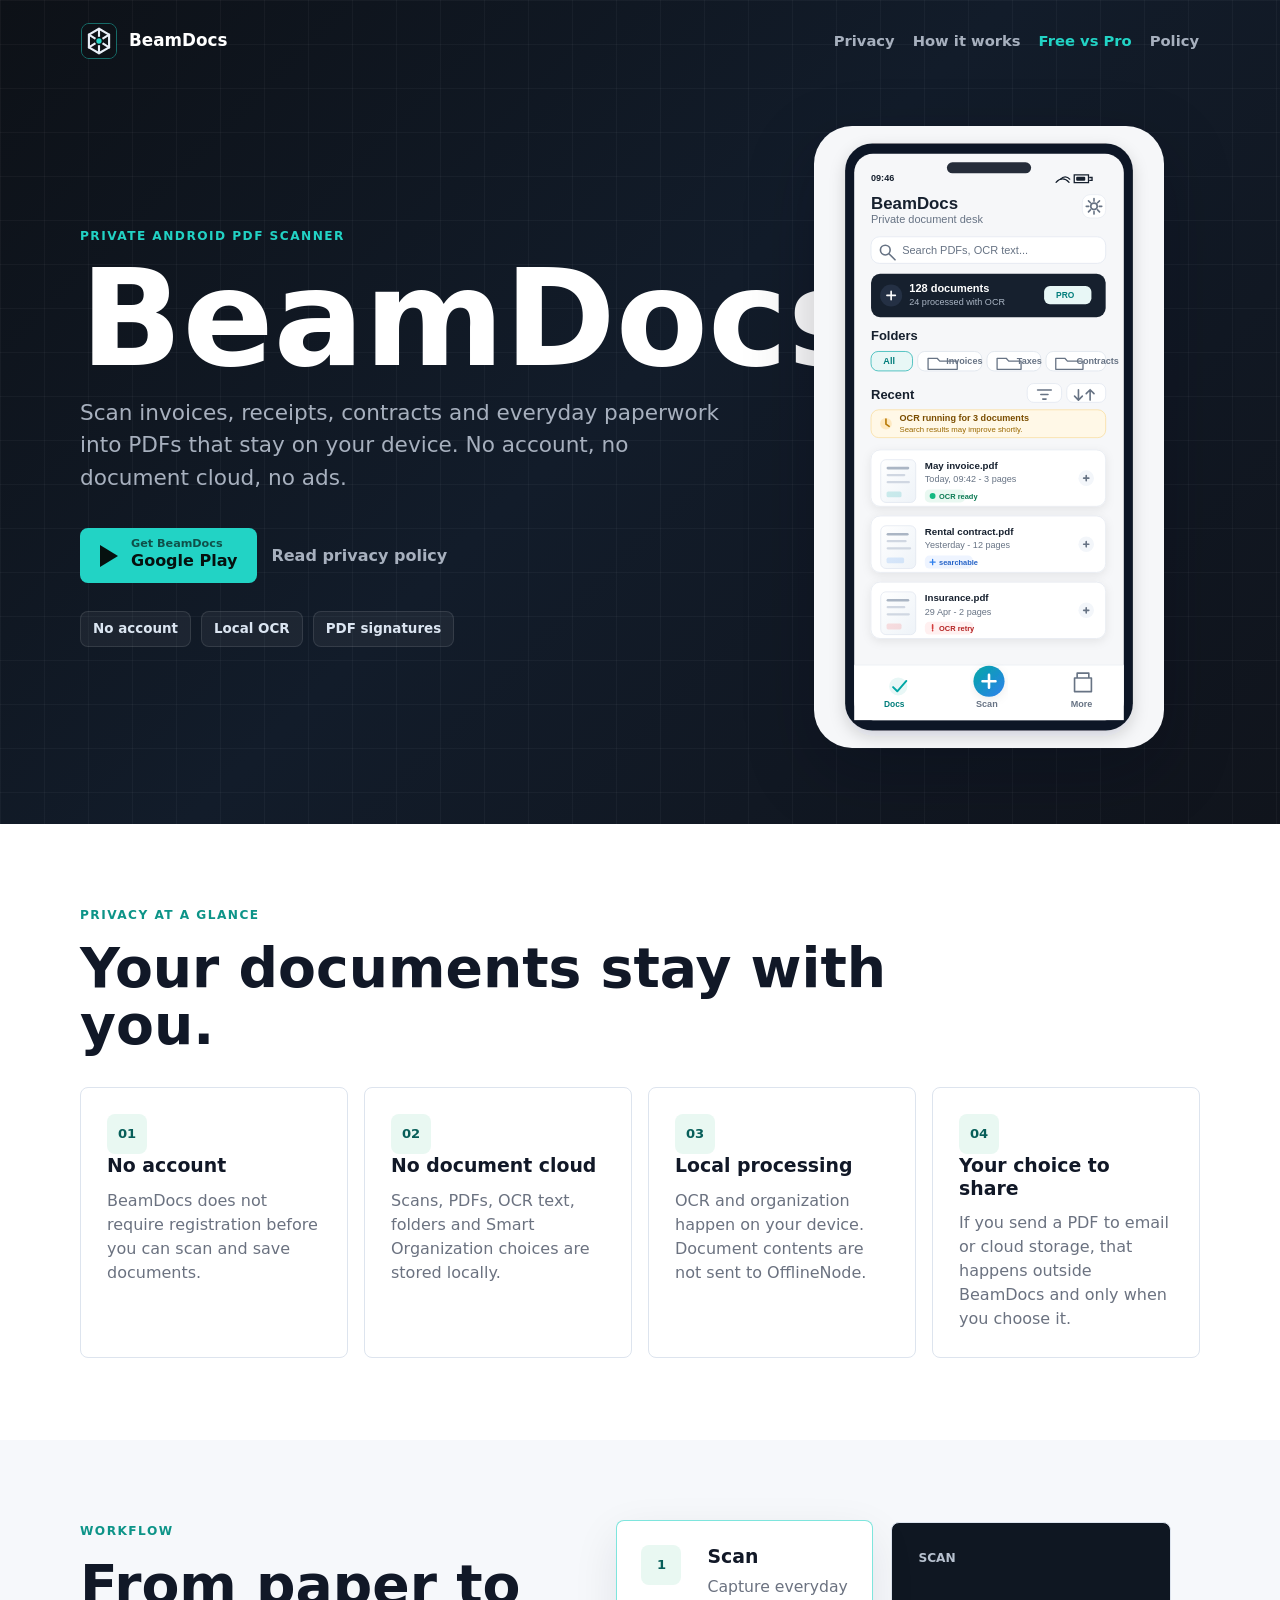
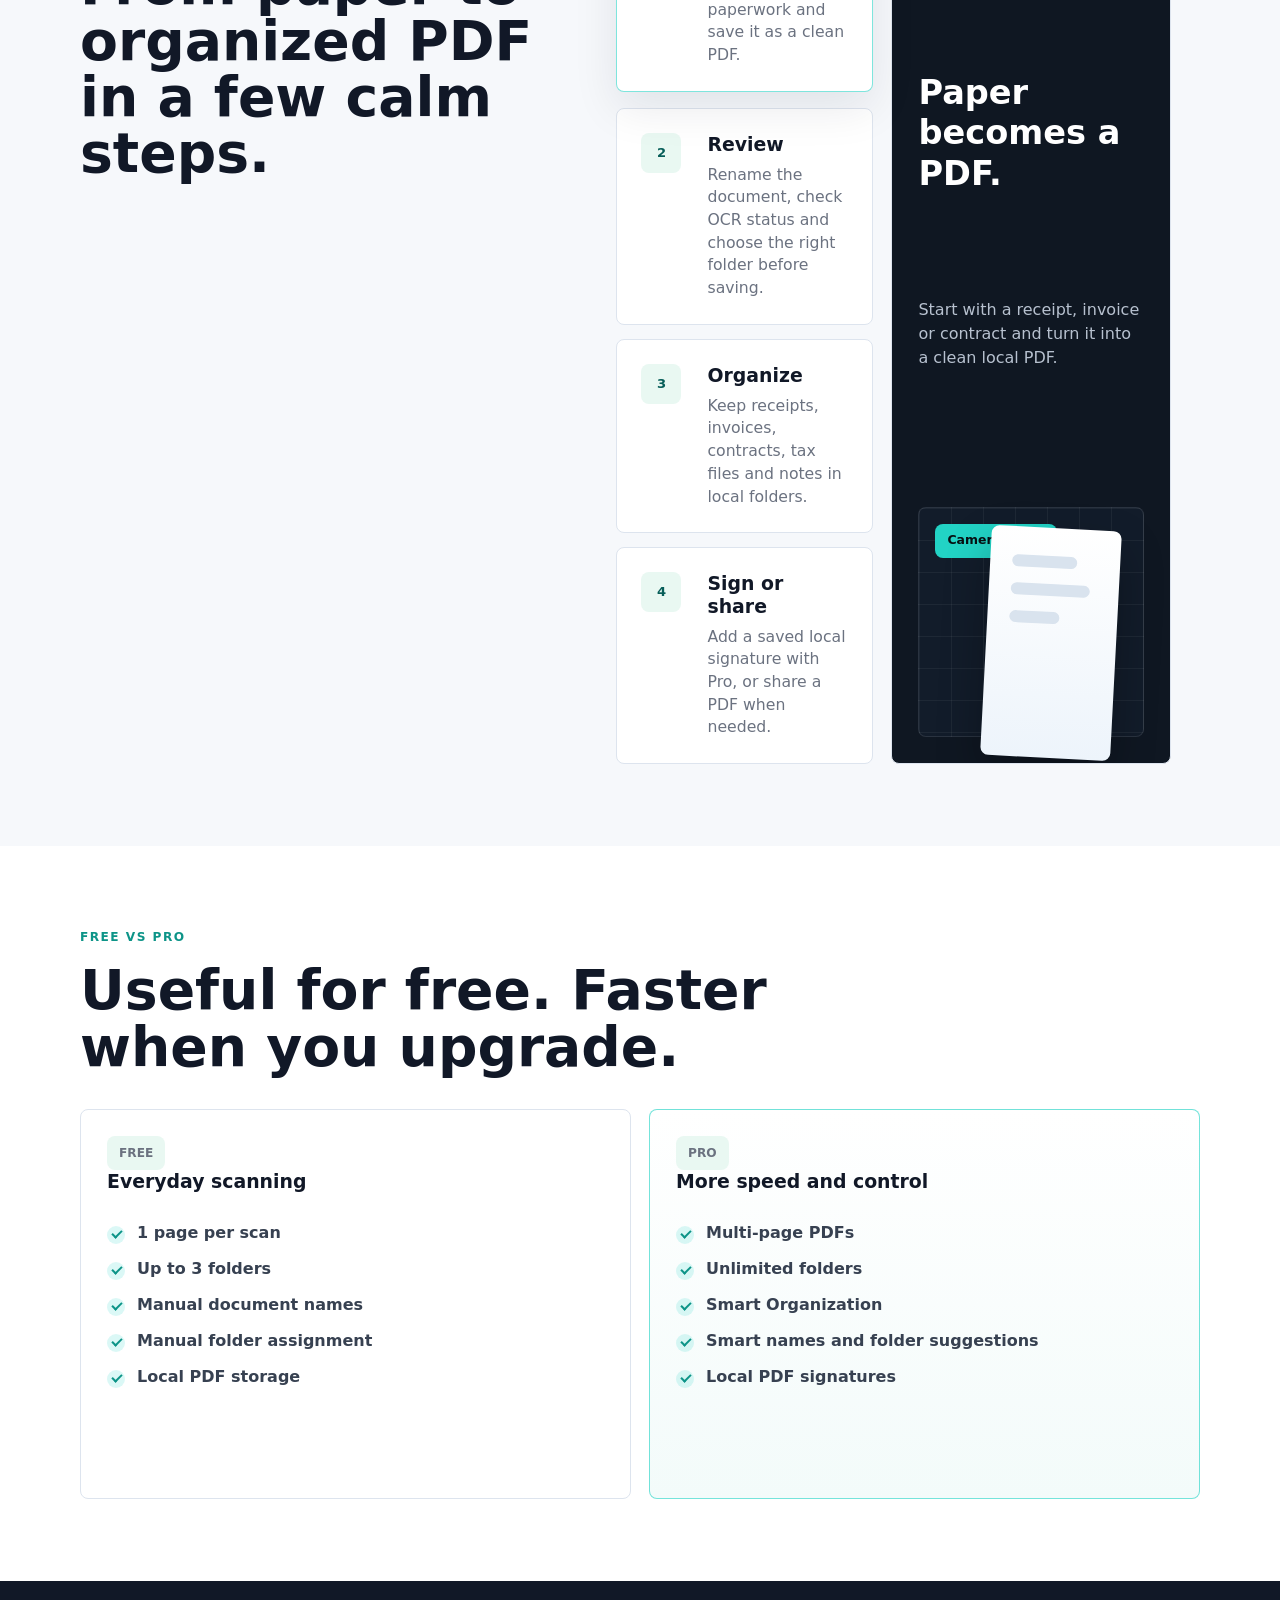
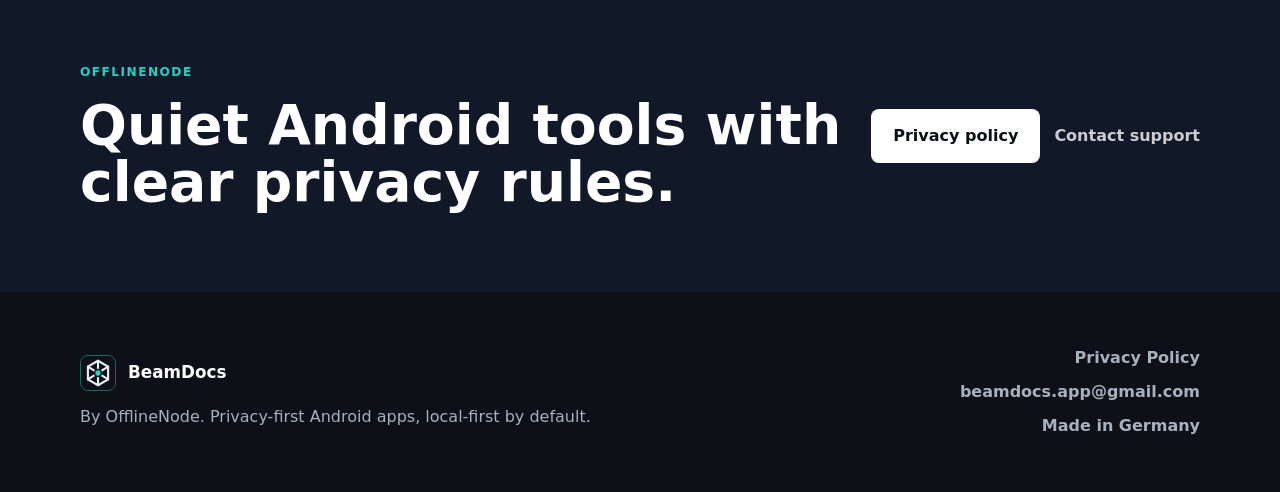
<file: index.html>
<!doctype html>
<html lang="en">
  <head>
    <meta charset="utf-8">
    <meta name="viewport" content="width=device-width, initial-scale=1">
    <title>BeamDocs - Private Android PDF scanner</title>
    <meta
      name="description"
      content="BeamDocs is a private Android PDF scanner for everyday documents. Scan, OCR, organize and sign PDFs locally on your device."
    >
    <meta
      name="keywords"
      content="BeamDocs, Android PDF scanner, private document scanner, offline PDF scanner, local OCR, no cloud scanner, OfflineNode"
    >
    <meta name="author" content="OfflineNode">
    <meta name="theme-color" content="#0D1117">
    <meta property="og:title" content="BeamDocs - Private Android PDF scanner">
    <meta
      property="og:description"
      content="Scan, OCR, organize and sign everyday documents locally on your Android device."
    >
    <meta property="og:type" content="website">
    <link rel="stylesheet" href="styles.css">
    <script src="script.js" defer></script>
  </head>
  <body>
    <header class="site-hero" id="top">
      <nav class="nav" aria-label="Primary">
        <a class="brand" href="#top" aria-label="BeamDocs home">
          <img class="brand-mark" src="assets/offlinenode-mark.svg" alt="" aria-hidden="true">
          <span>BeamDocs</span>
        </a>
        <div class="nav-links" aria-label="Page sections">
          <a href="#privacy" data-nav-section="privacy">Privacy</a>
          <a href="#workflow" data-nav-section="workflow">How it works</a>
          <a href="#pricing" data-nav-section="pricing">Free vs Pro</a>
          <a href="privacy.html">Policy</a>
        </div>
      </nav>

      <main class="hero-grid">
        <section class="hero-copy" aria-labelledby="hero-title">
          <p class="eyebrow">Private Android PDF scanner</p>
          <h1 id="hero-title">BeamDocs</h1>
          <p class="hero-subtitle">
            Scan invoices, receipts, contracts and everyday paperwork into PDFs
            that stay on your device. No account, no document cloud, no ads.
          </p>
          <div class="hero-actions">
            <a
              class="store-button"
              href="https://play.google.com/store/apps/details?id=com.rafaelpaula.beamdocs"
              aria-label="Get BeamDocs on Google Play"
            >
              <span class="play-icon" aria-hidden="true"></span>
              <span>
                <small>Get BeamDocs</small>
                Google Play
              </span>
            </a>
            <a class="text-link" href="privacy.html">Read privacy policy</a>
          </div>
          <div class="hero-signals" aria-label="BeamDocs highlights">
            <span>No account</span>
            <span>Local OCR</span>
            <span>PDF signatures</span>
          </div>
        </section>

        <div class="phone-stage" aria-label="BeamDocs app preview">
          <img
            class="phone-mockup"
            src="assets/beamdocs-app-mockup.svg"
            alt="BeamDocs app screen showing scanned documents"
          >
        </div>
      </main>
    </header>

    <section class="section privacy-glance reveal" id="privacy">
      <div class="section-inner">
        <div class="section-heading compact">
          <p class="eyebrow dark">Privacy at a glance</p>
          <h2>Your documents stay with you.</h2>
        </div>
        <div class="glance-grid">
          <article>
            <span class="feature-icon">01</span>
            <h3>No account</h3>
            <p>BeamDocs does not require registration before you can scan and save documents.</p>
          </article>
          <article>
            <span class="feature-icon">02</span>
            <h3>No document cloud</h3>
            <p>Scans, PDFs, OCR text, folders and Smart Organization choices are stored locally.</p>
          </article>
          <article>
            <span class="feature-icon">03</span>
            <h3>Local processing</h3>
            <p>OCR and organization happen on your device. Document contents are not sent to OfflineNode.</p>
          </article>
          <article>
            <span class="feature-icon">04</span>
            <h3>Your choice to share</h3>
            <p>If you send a PDF to email or cloud storage, that happens outside BeamDocs and only when you choose it.</p>
          </article>
        </div>
      </div>
    </section>

    <section class="section workflow reveal" id="workflow">
      <div class="section-inner workflow-layout interactive-workflow">
        <div class="section-heading sticky-heading">
          <p class="eyebrow dark">Workflow</p>
          <h2>From paper to organized PDF in a few calm steps.</h2>
        </div>
        <div class="workflow-console">
          <div class="step-list" role="tablist" aria-label="BeamDocs workflow">
            <button class="step-row active" type="button" role="tab" aria-selected="true" aria-controls="workflow-preview" data-step="scan">
              <span class="step-index">1</span>
              <span class="step-copy">
                <strong>Scan</strong>
                <small>Capture everyday paperwork and save it as a clean PDF.</small>
              </span>
            </button>
            <button class="step-row" type="button" role="tab" aria-selected="false" aria-controls="workflow-preview" data-step="review">
              <span class="step-index">2</span>
              <span class="step-copy">
                <strong>Review</strong>
                <small>Rename the document, check OCR status and choose the right folder before saving.</small>
              </span>
            </button>
            <button class="step-row" type="button" role="tab" aria-selected="false" aria-controls="workflow-preview" data-step="organize">
              <span class="step-index">3</span>
              <span class="step-copy">
                <strong>Organize</strong>
                <small>Keep receipts, invoices, contracts, tax files and notes in local folders.</small>
              </span>
            </button>
            <button class="step-row" type="button" role="tab" aria-selected="false" aria-controls="workflow-preview" data-step="sign">
              <span class="step-index">4</span>
              <span class="step-copy">
                <strong>Sign or share</strong>
                <small>Add a saved local signature with Pro, or share a PDF when needed.</small>
              </span>
            </button>
          </div>
          <aside class="workflow-preview" id="workflow-preview" aria-live="polite">
            <p class="preview-kicker" data-preview-kicker>Scan</p>
            <h3 data-preview-title>Paper becomes a PDF.</h3>
            <p data-preview-body>
              Start with a receipt, invoice or contract and turn it into a clean local PDF.
            </p>
            <div class="preview-frame" aria-hidden="true">
              <span data-preview-chip>Camera ready</span>
              <div class="preview-document">
                <span></span>
                <span></span>
                <span></span>
              </div>
            </div>
          </aside>
        </div>
      </div>
    </section>

    <section class="section pricing reveal" id="pricing">
      <div class="section-inner">
        <div class="section-heading compact">
          <p class="eyebrow dark">Free vs Pro</p>
          <h2>Useful for free. Faster when you upgrade.</h2>
        </div>
        <div class="pricing-grid">
          <article class="plan-card">
            <p class="plan-label">Free</p>
            <h3>Everyday scanning</h3>
            <ul class="check-list" aria-label="BeamDocs Free features">
              <li>1 page per scan</li>
              <li>Up to 3 folders</li>
              <li>Manual document names</li>
              <li>Manual folder assignment</li>
              <li>Local PDF storage</li>
            </ul>
          </article>
          <article class="plan-card highlighted">
            <p class="plan-label">Pro</p>
            <h3>More speed and control</h3>
            <ul class="check-list" aria-label="BeamDocs Pro features">
              <li>Multi-page PDFs</li>
              <li>Unlimited folders</li>
              <li>Smart Organization</li>
              <li>Smart names and folder suggestions</li>
              <li>Local PDF signatures</li>
            </ul>
          </article>
        </div>
      </div>
    </section>

    <section class="section trust-strip reveal">
      <div class="section-inner strip-grid">
        <div>
          <p class="eyebrow">OfflineNode</p>
          <h2>Quiet Android tools with clear privacy rules.</h2>
        </div>
        <div class="strip-actions">
          <a class="primary-button light" href="privacy.html">Privacy policy</a>
          <a class="text-link light" href="mailto:beamdocs.app@gmail.com">Contact support</a>
        </div>
      </div>
    </section>

    <footer class="footer" id="support">
      <div class="section-inner footer-grid">
        <div>
          <a class="brand footer-brand" href="#top" aria-label="BeamDocs home">
            <img class="brand-mark" src="assets/offlinenode-mark.svg" alt="" aria-hidden="true">
            <span>BeamDocs</span>
          </a>
          <p>By OfflineNode. Privacy-first Android apps, local-first by default.</p>
        </div>
        <div class="footer-links">
          <a href="privacy.html">Privacy Policy</a>
          <a href="mailto:beamdocs.app@gmail.com">beamdocs.app@gmail.com</a>
          <span>Made in Germany</span>
        </div>
      </div>
    </footer>
  </body>
</html>
</file>
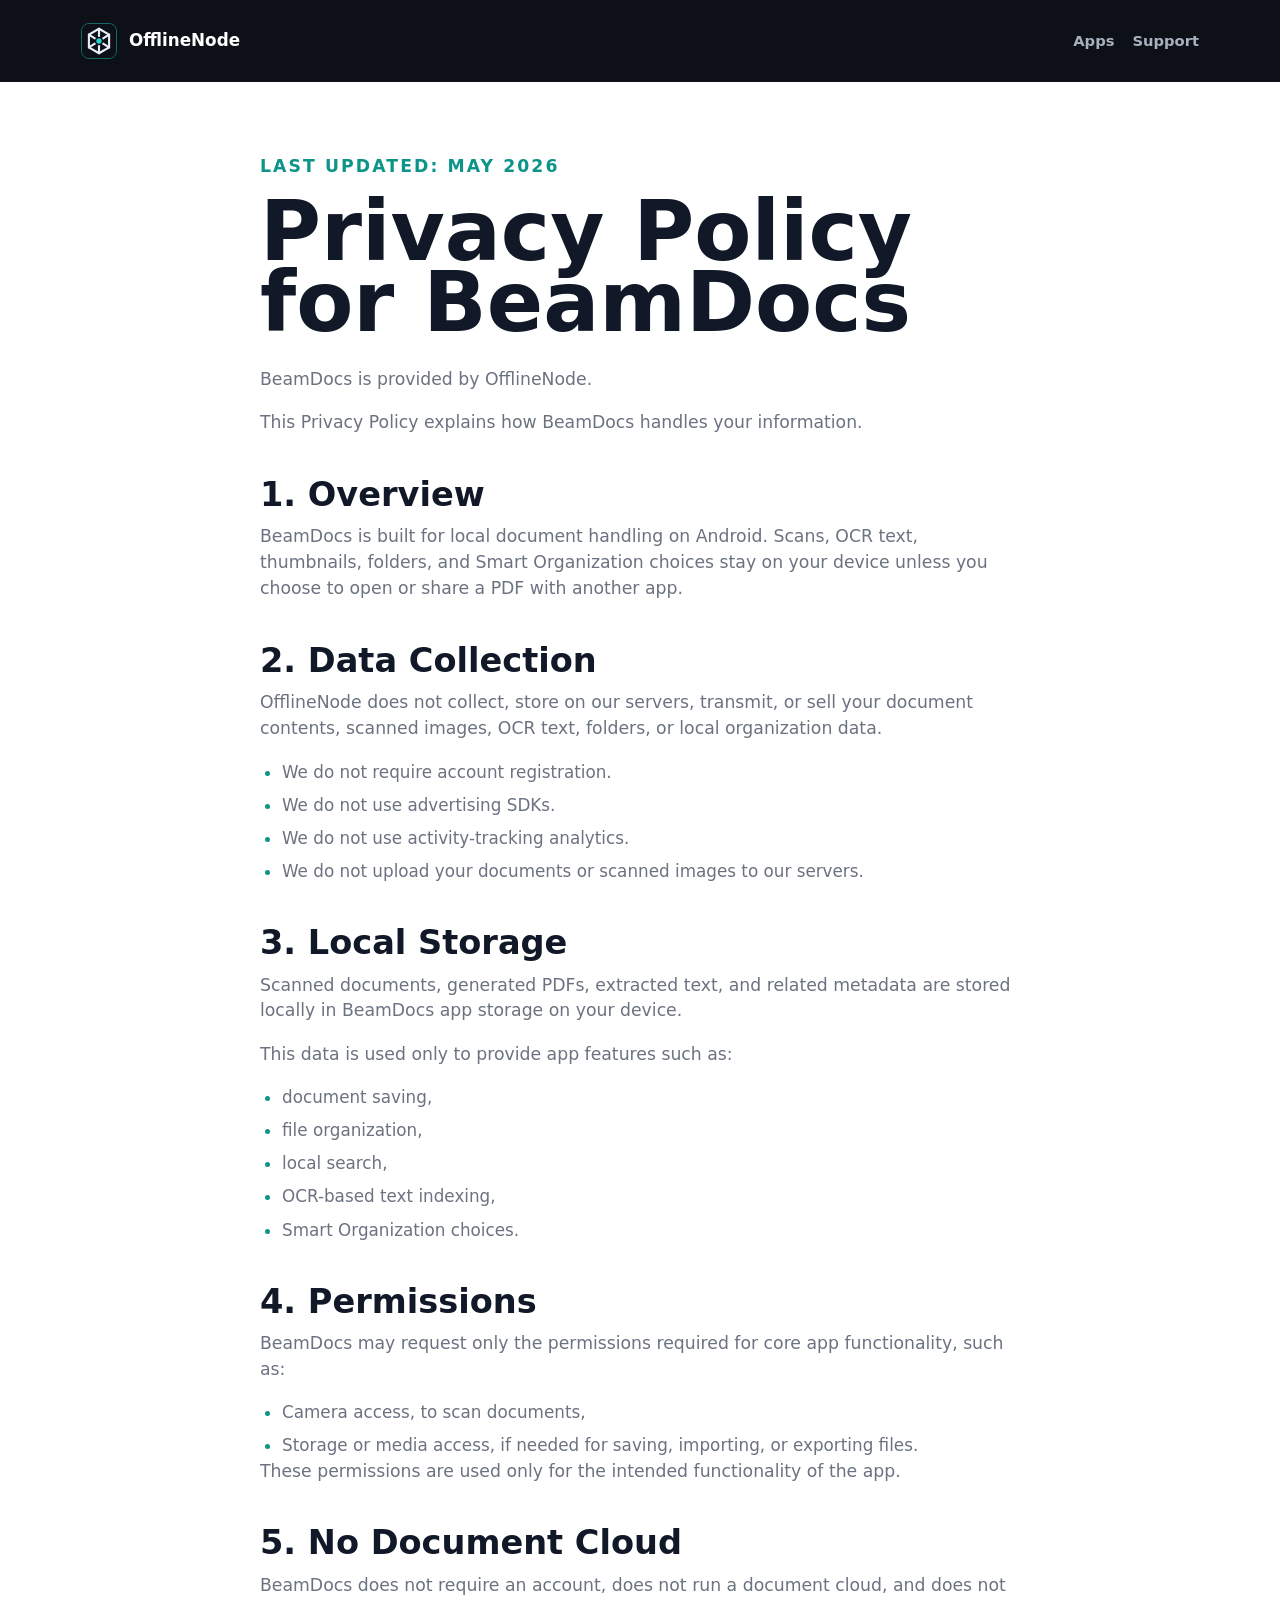
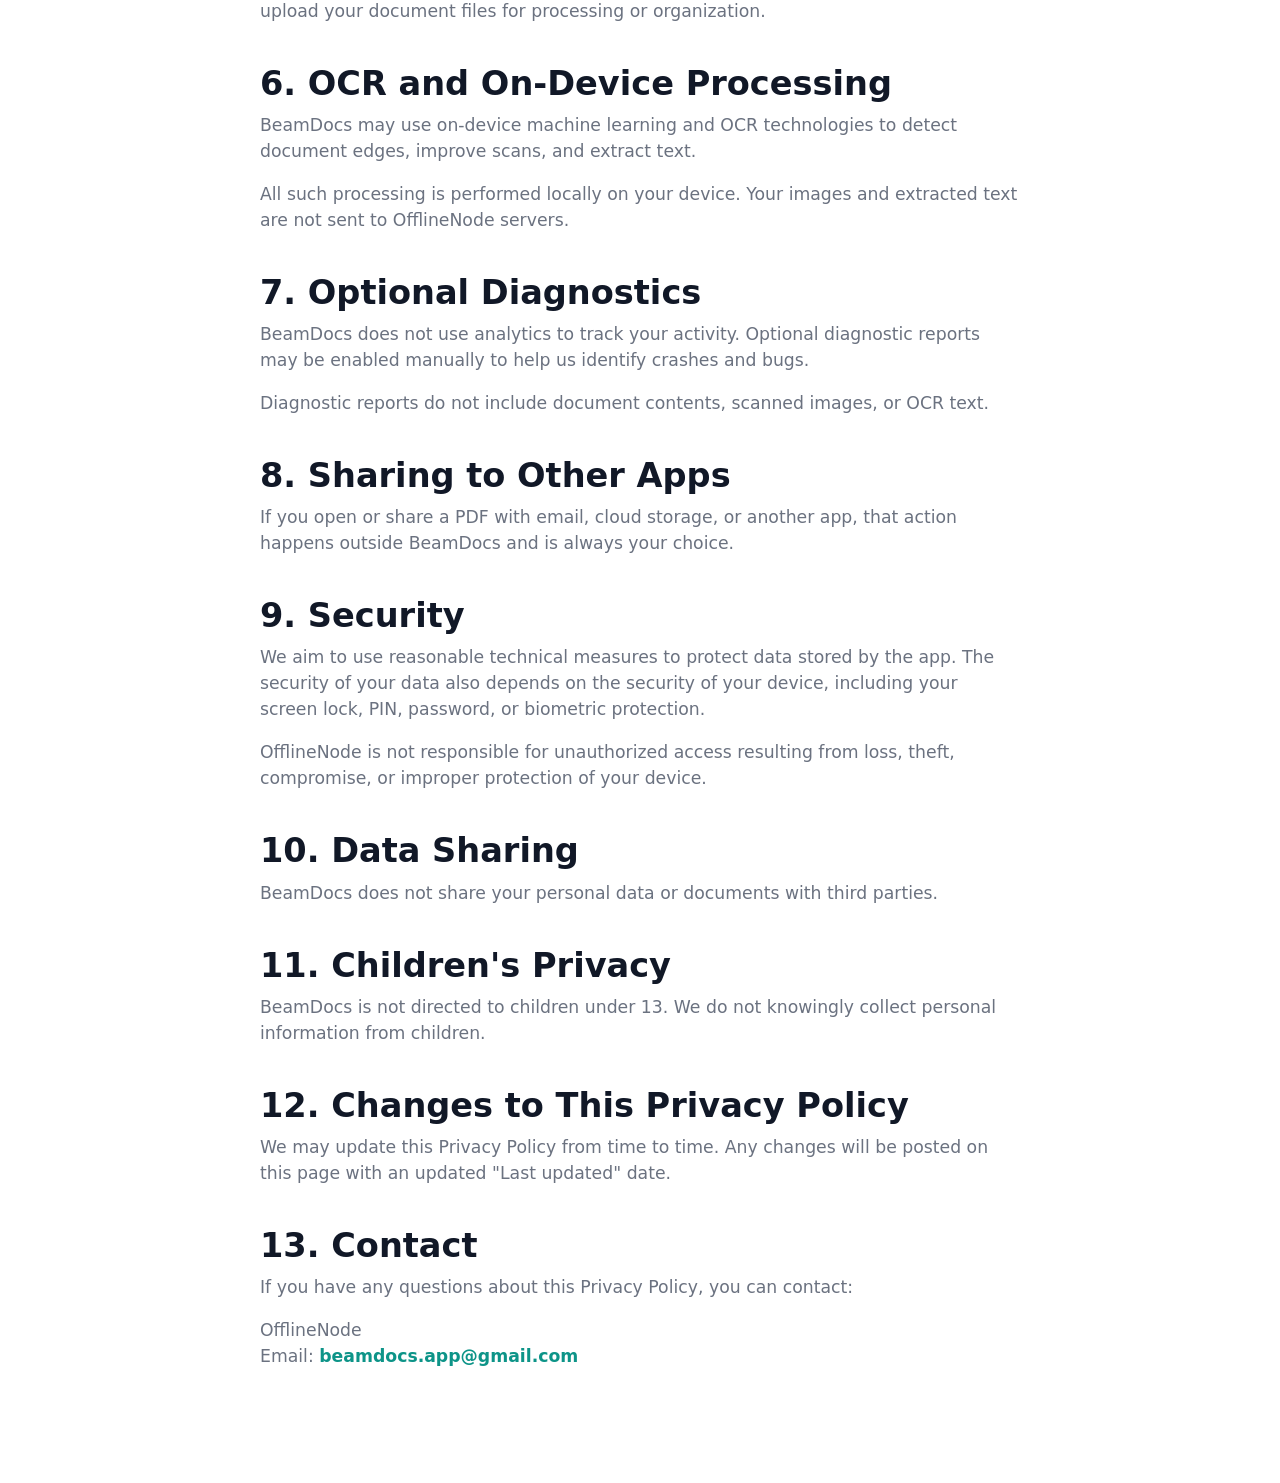
<file: privacy.html>
<!doctype html>
<html lang="en">
  <head>
    <meta charset="utf-8">
    <meta name="viewport" content="width=device-width, initial-scale=1">
    <title>Privacy Policy for BeamDocs - OfflineNode</title>
    <meta
      name="description"
      content="Privacy Policy for BeamDocs by OfflineNode. BeamDocs stores scans, OCR text and organization data locally on your device, with no account and no document cloud."
    >
    <meta name="author" content="OfflineNode">
    <meta name="theme-color" content="#0D1117">
    <link rel="stylesheet" href="styles.css">
  </head>
  <body class="policy-page">
    <header class="policy-header">
      <nav class="nav" aria-label="Primary">
        <a class="brand" href="index.html" aria-label="Back to OfflineNode home">
          <img class="brand-mark" src="assets/offlinenode-mark.svg" alt="" aria-hidden="true">
          <span>OfflineNode</span>
        </a>
        <div class="nav-links">
          <a href="index.html#apps">Apps</a>
          <a href="mailto:beamdocs.app@gmail.com">Support</a>
        </div>
      </nav>
    </header>

    <main class="policy-main">
      <article class="policy-content">
        <p class="eyebrow dark">Last updated: May 2026</p>
        <h1>Privacy Policy for BeamDocs</h1>
        <p>BeamDocs is provided by OfflineNode.</p>
        <p>This Privacy Policy explains how BeamDocs handles your information.</p>

        <h2>1. Overview</h2>
        <p>
          BeamDocs is built for local document handling on Android. Scans, OCR
          text, thumbnails, folders, and Smart Organization choices stay on your
          device unless you choose to open or share a PDF with another app.
        </p>

        <h2>2. Data Collection</h2>
        <p>
          OfflineNode does not collect, store on our servers, transmit, or sell
          your document contents, scanned images, OCR text, folders, or local
          organization data.
        </p>
        <ul>
          <li>We do not require account registration.</li>
          <li>We do not use advertising SDKs.</li>
          <li>We do not use activity-tracking analytics.</li>
          <li>We do not upload your documents or scanned images to our servers.</li>
        </ul>

        <h2>3. Local Storage</h2>
        <p>
          Scanned documents, generated PDFs, extracted text, and related
          metadata are stored locally in BeamDocs app storage on your device.
        </p>
        <p>This data is used only to provide app features such as:</p>
        <ul>
          <li>document saving,</li>
          <li>file organization,</li>
          <li>local search,</li>
          <li>OCR-based text indexing,</li>
          <li>Smart Organization choices.</li>
        </ul>

        <h2>4. Permissions</h2>
        <p>
          BeamDocs may request only the permissions required for core app
          functionality, such as:
        </p>
        <ul>
          <li>Camera access, to scan documents,</li>
          <li>Storage or media access, if needed for saving, importing, or exporting files.</li>
        </ul>
        <p>These permissions are used only for the intended functionality of the app.</p>

        <h2>5. No Document Cloud</h2>
        <p>
          BeamDocs does not require an account, does not run a document cloud,
          and does not upload your document files for processing or organization.
        </p>

        <h2>6. OCR and On-Device Processing</h2>
        <p>
          BeamDocs may use on-device machine learning and OCR technologies to
          detect document edges, improve scans, and extract text.
        </p>
        <p>
          All such processing is performed locally on your device. Your images
          and extracted text are not sent to OfflineNode servers.
        </p>

        <h2>7. Optional Diagnostics</h2>
        <p>
          BeamDocs does not use analytics to track your activity. Optional
          diagnostic reports may be enabled manually to help us identify crashes
          and bugs.
        </p>
        <p>
          Diagnostic reports do not include document contents, scanned images, or
          OCR text.
        </p>

        <h2>8. Sharing to Other Apps</h2>
        <p>
          If you open or share a PDF with email, cloud storage, or another app,
          that action happens outside BeamDocs and is always your choice.
        </p>

        <h2>9. Security</h2>
        <p>
          We aim to use reasonable technical measures to protect data stored by
          the app. The security of your data also depends on the security of your
          device, including your screen lock, PIN, password, or biometric
          protection.
        </p>
        <p>
          OfflineNode is not responsible for unauthorized access resulting from
          loss, theft, compromise, or improper protection of your device.
        </p>

        <h2>10. Data Sharing</h2>
        <p>BeamDocs does not share your personal data or documents with third parties.</p>

        <h2>11. Children's Privacy</h2>
        <p>
          BeamDocs is not directed to children under 13. We do not knowingly
          collect personal information from children.
        </p>

        <h2>12. Changes to This Privacy Policy</h2>
        <p>
          We may update this Privacy Policy from time to time. Any changes will
          be posted on this page with an updated "Last updated" date.
        </p>

        <h2>13. Contact</h2>
        <p>If you have any questions about this Privacy Policy, you can contact:</p>
        <p>
          OfflineNode<br>
          Email:
          <a href="mailto:beamdocs.app@gmail.com">beamdocs.app@gmail.com</a>
        </p>
      </article>
    </main>
  </body>
</html>
</file>
<file: styles.css>
:root {
  --bg: #0d1117;
  --bg-2: #111827;
  --panel: #151b24;
  --paper: #f6f8fb;
  --white: #ffffff;
  --ink: #111827;
  --muted: #6b7280;
  --muted-dark: #a7b0be;
  --line: #dde4ee;
  --line-dark: rgba(255, 255, 255, 0.1);
  --accent: #22d3c5;
  --accent-2: #4f7cff;
  --green-soft: #e9f8f2;
  --radius: 8px;
  --shadow: 0 24px 68px rgba(2, 6, 23, 0.26);
}

* {
  box-sizing: border-box;
}

html {
  scroll-behavior: smooth;
}

body {
  margin: 0;
  color: var(--ink);
  background: var(--paper);
  font-family: Inter, ui-sans-serif, system-ui, -apple-system, BlinkMacSystemFont, "Segoe UI", sans-serif;
  line-height: 1.5;
}

body.scrolled .nav {
  border-color: rgba(255, 255, 255, 0.16);
  background: rgba(13, 17, 23, 0.78);
  backdrop-filter: blur(16px);
}

a {
  color: inherit;
  text-decoration: none;
}

.site-hero {
  min-height: 0;
  color: var(--white);
  background:
    linear-gradient(rgba(255, 255, 255, 0.035) 1px, transparent 1px),
    linear-gradient(90deg, rgba(255, 255, 255, 0.035) 1px, transparent 1px),
    linear-gradient(135deg, #0d1117 0%, #121c2a 48%, #10141c 100%);
  background-size: 44px 44px, 44px 44px, auto;
}

.nav,
.section-inner,
.hero-grid {
  width: min(1120px, calc(100% - 40px));
  margin: 0 auto;
}

.nav {
  position: sticky;
  top: 0;
  z-index: 10;
  display: flex;
  align-items: center;
  justify-content: space-between;
  min-height: 82px;
  gap: 24px;
  border: 1px solid transparent;
  border-radius: var(--radius);
  transition: background-color 180ms ease, border-color 180ms ease, backdrop-filter 180ms ease;
}

.brand {
  display: inline-flex;
  align-items: center;
  gap: 12px;
  font-size: 1.05rem;
  font-weight: 820;
}

.brand-mark {
  width: 36px;
  height: 36px;
  border: 1px solid rgba(34, 211, 197, 0.46);
  border-radius: var(--radius);
  object-fit: cover;
}

.nav-links {
  display: flex;
  flex-wrap: wrap;
  gap: 18px;
  color: var(--muted-dark);
  font-size: 0.92rem;
  font-weight: 720;
}

.nav-links a:hover,
.nav-links a.active,
.text-link:hover,
.footer-links a:hover {
  color: var(--accent);
}

.hero-grid {
  display: grid;
  grid-template-columns: minmax(0, 1fr) minmax(300px, 0.66fr);
  gap: 58px;
  align-items: center;
  padding: 44px 0 76px;
}

.hero-copy {
  max-width: 760px;
}

.eyebrow {
  margin: 0 0 16px;
  color: var(--accent);
  font-size: 0.76rem;
  font-weight: 820;
  letter-spacing: 0.12em;
  text-transform: uppercase;
}

.eyebrow.dark {
  color: #0d9488;
}

h1,
h2,
h3,
p {
  margin-top: 0;
}

h1 {
  max-width: 820px;
  margin-bottom: 20px;
  font-size: clamp(4.4rem, 11vw, 8.4rem);
  line-height: 0.86;
  letter-spacing: 0;
}

h2 {
  margin-bottom: 0;
  font-size: clamp(2rem, 4.4vw, 3.45rem);
  line-height: 1.02;
  letter-spacing: 0;
}

h3 {
  margin-bottom: 12px;
  font-size: 1.18rem;
  line-height: 1.2;
}

.hero-subtitle {
  max-width: 700px;
  margin-bottom: 34px;
  color: var(--muted-dark);
  font-size: clamp(1.12rem, 2vw, 1.35rem);
}

.hero-actions,
.strip-actions {
  display: flex;
  flex-wrap: wrap;
  gap: 14px;
  align-items: center;
}

.hero-signals {
  display: flex;
  flex-wrap: wrap;
  gap: 10px;
  margin-top: 28px;
}

.hero-signals span {
  display: inline-flex;
  align-items: center;
  min-height: 36px;
  padding: 0 12px;
  border: 1px solid var(--line-dark);
  border-radius: var(--radius);
  color: #dbe5f1;
  background: rgba(255, 255, 255, 0.05);
  font-size: 0.84rem;
  font-weight: 780;
}

.primary-button,
.store-button {
  display: inline-flex;
  align-items: center;
  justify-content: center;
  min-height: 54px;
  border-radius: var(--radius);
  color: #06110f;
  background: var(--accent);
  font-weight: 850;
  transition: transform 160ms ease, background-color 160ms ease;
}

.primary-button {
  padding: 0 22px;
}

.primary-button:hover,
.store-button:hover {
  transform: translateY(-2px);
  background: #39e1d4;
}

.primary-button:focus-visible,
.store-button:focus-visible,
.text-link:focus-visible,
.nav-links a:focus-visible,
.step-row:focus-visible {
  outline: 3px solid rgba(34, 211, 197, 0.48);
  outline-offset: 4px;
}

.primary-button.light {
  color: #071013;
  background: var(--white);
}

.text-link {
  color: var(--muted-dark);
  font-weight: 780;
}

.text-link.light {
  color: rgba(255, 255, 255, 0.78);
}

.section {
  padding: 82px 0;
}

.privacy-glance,
.pricing {
  background: var(--white);
}

.workflow {
  background: var(--paper);
}

.workflow-layout {
  display: grid;
  grid-template-columns: minmax(0, 0.82fr) minmax(300px, 1fr);
  gap: 58px;
  align-items: start;
}

.body-copy p {
  margin-bottom: 18px;
  color: var(--muted);
  font-size: 1.08rem;
}

.section-heading {
  max-width: 760px;
  margin-bottom: 34px;
}

.section-heading.compact {
  max-width: 840px;
}

.glance-grid {
  display: grid;
  grid-template-columns: repeat(4, minmax(0, 1fr));
  gap: 16px;
}

.glance-grid article,
.plan-card {
  padding: 26px;
  border: 1px solid var(--line);
  border-radius: var(--radius);
  background: var(--white);
  transition: border-color 180ms ease, box-shadow 180ms ease, transform 180ms ease;
}

.glance-grid article:hover,
.plan-card:hover {
  border-color: rgba(34, 211, 197, 0.54);
  box-shadow: 0 16px 46px rgba(15, 23, 42, 0.09);
  transform: translateY(-3px);
}

.glance-grid p,
.step-row p,
.plan-card p {
  color: var(--muted);
}

.feature-icon,
.step-index {
  display: inline-flex;
  align-items: center;
  justify-content: center;
  width: 40px;
  height: 40px;
  border-radius: var(--radius);
  color: #075e59;
  background: var(--green-soft);
  font-size: 0.82rem;
  font-weight: 850;
}

.step-copy {
  min-width: 0;
}

.step-list {
  display: grid;
  gap: 14px;
}

.workflow-console {
  display: grid;
  grid-template-columns: minmax(0, 0.9fr) minmax(280px, 0.78fr);
  gap: 18px;
  align-items: stretch;
}

.step-row {
  display: grid;
  grid-template-columns: 48px minmax(0, 1fr);
  gap: 18px;
  padding: 24px;
  border: 1px solid var(--line);
  border-radius: var(--radius);
  background: var(--white);
  color: var(--ink);
  cursor: pointer;
  font: inherit;
  text-align: left;
  transition: border-color 180ms ease, box-shadow 180ms ease, transform 180ms ease;
}

.step-row:hover,
.step-row.active {
  border-color: rgba(34, 211, 197, 0.58);
  box-shadow: 0 16px 46px rgba(15, 23, 42, 0.09);
  transform: translateY(-2px);
}

.step-row strong {
  display: block;
  margin-bottom: 8px;
  font-size: 1.18rem;
  line-height: 1.2;
}

.step-row small {
  display: block;
  color: var(--muted);
  font-size: 0.98rem;
  line-height: 1.45;
}

.plan-card h3 {
  margin-bottom: 8px;
}

.plan-card p,
.glance-grid p {
  margin-bottom: 0;
}

.workflow-preview {
  display: grid;
  align-content: space-between;
  min-height: 100%;
  padding: 26px;
  border: 1px solid var(--line);
  border-radius: var(--radius);
  background: #0f1722;
  color: var(--white);
  overflow: hidden;
}

.workflow-preview h3 {
  margin-bottom: 10px;
  font-size: clamp(1.45rem, 2.8vw, 2.1rem);
}

.workflow-preview p {
  color: #b7c1cf;
}

.preview-kicker {
  margin-bottom: 12px;
  color: var(--accent);
  font-size: 0.76rem;
  font-weight: 850;
  text-transform: uppercase;
}

.preview-frame {
  position: relative;
  min-height: 230px;
  margin-top: 28px;
  border: 1px solid var(--line-dark);
  border-radius: var(--radius);
  background:
    linear-gradient(rgba(255, 255, 255, 0.05) 1px, transparent 1px),
    linear-gradient(90deg, rgba(255, 255, 255, 0.05) 1px, transparent 1px),
    #121c2a;
  background-size: 32px 32px, 32px 32px, auto;
}

.preview-frame > span {
  position: absolute;
  top: 16px;
  left: 16px;
  min-height: 34px;
  padding: 7px 12px;
  border-radius: var(--radius);
  color: #071013;
  background: var(--accent);
  font-size: 0.78rem;
  font-weight: 850;
}

.preview-document {
  position: absolute;
  right: 28px;
  bottom: -22px;
  width: min(58%, 220px);
  min-height: 230px;
  padding: 28px 22px;
  border-radius: var(--radius);
  background: linear-gradient(180deg, #ffffff, #edf4fb);
  box-shadow: 0 20px 44px rgba(0, 0, 0, 0.28);
  transform: rotate(3deg);
  transition: transform 220ms ease;
}

.workflow-preview.changed .preview-document {
  transform: rotate(0deg) translateY(-4px);
}

.preview-document span {
  display: block;
  height: 12px;
  margin-bottom: 16px;
  border-radius: 999px;
  background: #d9e3ee;
}

.preview-document span:nth-child(1) {
  width: 76%;
}

.preview-document span:nth-child(2) {
  width: 92%;
}

.preview-document span:nth-child(3) {
  width: 58%;
}

.pricing-grid {
  display: grid;
  grid-template-columns: repeat(2, minmax(0, 1fr));
  gap: 18px;
}

.plan-card {
  min-height: 390px;
}

.plan-card.highlighted {
  border-color: rgba(34, 211, 197, 0.62);
  background: linear-gradient(180deg, var(--white), #f3fbfa);
}

.plan-label {
  display: inline-flex;
  min-height: 34px;
  align-items: center;
  margin-bottom: 18px;
  padding: 0 12px;
  border-radius: var(--radius);
  color: #075e59;
  background: var(--green-soft);
  font-size: 0.76rem;
  font-weight: 850;
  text-transform: uppercase;
}

.check-list {
  display: grid;
  gap: 12px;
  margin: 28px 0 30px;
  padding: 0;
  list-style: none;
}

.check-list li {
  position: relative;
  padding-left: 30px;
  color: #374151;
  font-weight: 720;
}

.check-list li::before {
  content: "";
  position: absolute;
  top: 0.35em;
  left: 0;
  width: 18px;
  height: 18px;
  border-radius: 50%;
  background: rgba(34, 211, 197, 0.16);
}

.check-list li::after {
  content: "";
  position: absolute;
  top: 0.58em;
  left: 5px;
  width: 8px;
  height: 4px;
  border-bottom: 2px solid #0d9488;
  border-left: 2px solid #0d9488;
  transform: rotate(-45deg);
}

.store-button {
  gap: 13px;
  padding: 10px 20px;
}

.store-button small {
  display: block;
  color: rgba(6, 17, 15, 0.68);
  font-size: 0.7rem;
  font-weight: 760;
  line-height: 1;
}

.play-icon {
  width: 0;
  height: 0;
  border-top: 11px solid transparent;
  border-bottom: 11px solid transparent;
  border-left: 18px solid #06110f;
}

.phone-stage {
  display: flex;
  justify-content: center;
  min-width: 0;
}

.phone-mockup {
  width: min(100%, 350px);
  max-height: 690px;
  border-radius: 38px;
  box-shadow: var(--shadow);
  transform: translateY(0);
  transition: transform 240ms ease;
}

.phone-stage:hover .phone-mockup {
  transform: translateY(-8px);
}

.trust-strip {
  color: var(--white);
  background: var(--bg-2);
}

.strip-grid {
  display: grid;
  grid-template-columns: minmax(0, 1fr) auto;
  gap: 30px;
  align-items: center;
}

.footer {
  padding: 54px 0;
  color: var(--white);
  background: var(--bg);
}

.footer-grid {
  display: flex;
  align-items: center;
  justify-content: space-between;
  gap: 30px;
}

.footer-brand {
  margin-bottom: 14px;
}

.footer p {
  margin-bottom: 0;
  color: var(--muted-dark);
}

.footer-links {
  display: grid;
  gap: 10px;
  justify-items: end;
  color: var(--muted-dark);
  font-weight: 720;
}

.policy-page {
  background: var(--white);
}

.policy-header {
  color: var(--white);
  background: var(--bg);
}

.policy-main {
  padding: 72px 0 96px;
}

.policy-content {
  width: min(760px, calc(100% - 40px));
  margin: 0 auto;
}

.policy-content h1 {
  margin-bottom: 28px;
  color: var(--ink);
  font-size: clamp(2.8rem, 7vw, 5.2rem);
}

.policy-content h2 {
  margin-top: 42px;
  margin-bottom: 12px;
  font-size: clamp(1.5rem, 3vw, 2.1rem);
}

.policy-content p {
  color: var(--muted);
  font-size: 1.08rem;
}

.policy-content ul {
  display: grid;
  gap: 8px;
  margin: 12px 0 0;
  padding-left: 22px;
  color: var(--muted);
  font-size: 1.05rem;
}

.policy-content li::marker {
  color: #0d9488;
}

.policy-content a {
  color: #0d9488;
  font-weight: 820;
}

.reveal {
  opacity: 0;
  transform: translateY(22px);
  transition: opacity 420ms ease, transform 420ms ease;
}

.reveal.visible {
  opacity: 1;
  transform: translateY(0);
}

@media (max-width: 760px) {
  .hero-grid,
  .workflow-layout,
  .workflow-console,
  .glance-grid,
  .pricing-grid,
  .strip-grid {
    grid-template-columns: 1fr;
  }

  .hero-grid {
    gap: 34px;
    padding: 36px 0 70px;
  }

  .section {
    padding: 66px 0;
  }

  .glance-grid {
    grid-template-columns: repeat(2, minmax(0, 1fr));
  }

  .phone-stage {
    justify-content: flex-start;
  }

  .phone-mockup {
    width: min(88vw, 320px);
  }

  .workflow-preview {
    min-height: auto;
  }

  .footer-grid {
    align-items: flex-start;
    flex-direction: column;
  }

  .footer-links {
    justify-items: start;
  }
}

@media (max-width: 560px) {
  .nav,
  .section-inner,
  .hero-grid {
    width: min(100% - 28px, 1120px);
  }

  .nav {
    align-items: flex-start;
    flex-direction: column;
    justify-content: center;
    min-height: 112px;
    position: relative;
  }

  .nav-links {
    gap: 14px;
  }

  h1 {
    font-size: clamp(3.7rem, 18vw, 5.2rem);
  }

  .hero-actions,
  .strip-actions {
    align-items: stretch;
    flex-direction: column;
  }

  .primary-button,
  .store-button {
    width: 100%;
  }

  .phone-stage {
    justify-content: center;
  }

  .glance-grid {
    grid-template-columns: 1fr;
  }
}

@media (prefers-reduced-motion: reduce) {
  html {
    scroll-behavior: auto;
  }

  *,
  *::before,
  *::after {
    transition-duration: 0.01ms !important;
    animation-duration: 0.01ms !important;
    animation-iteration-count: 1 !important;
  }

  .reveal {
    opacity: 1;
    transform: none;
  }
}
</file>
